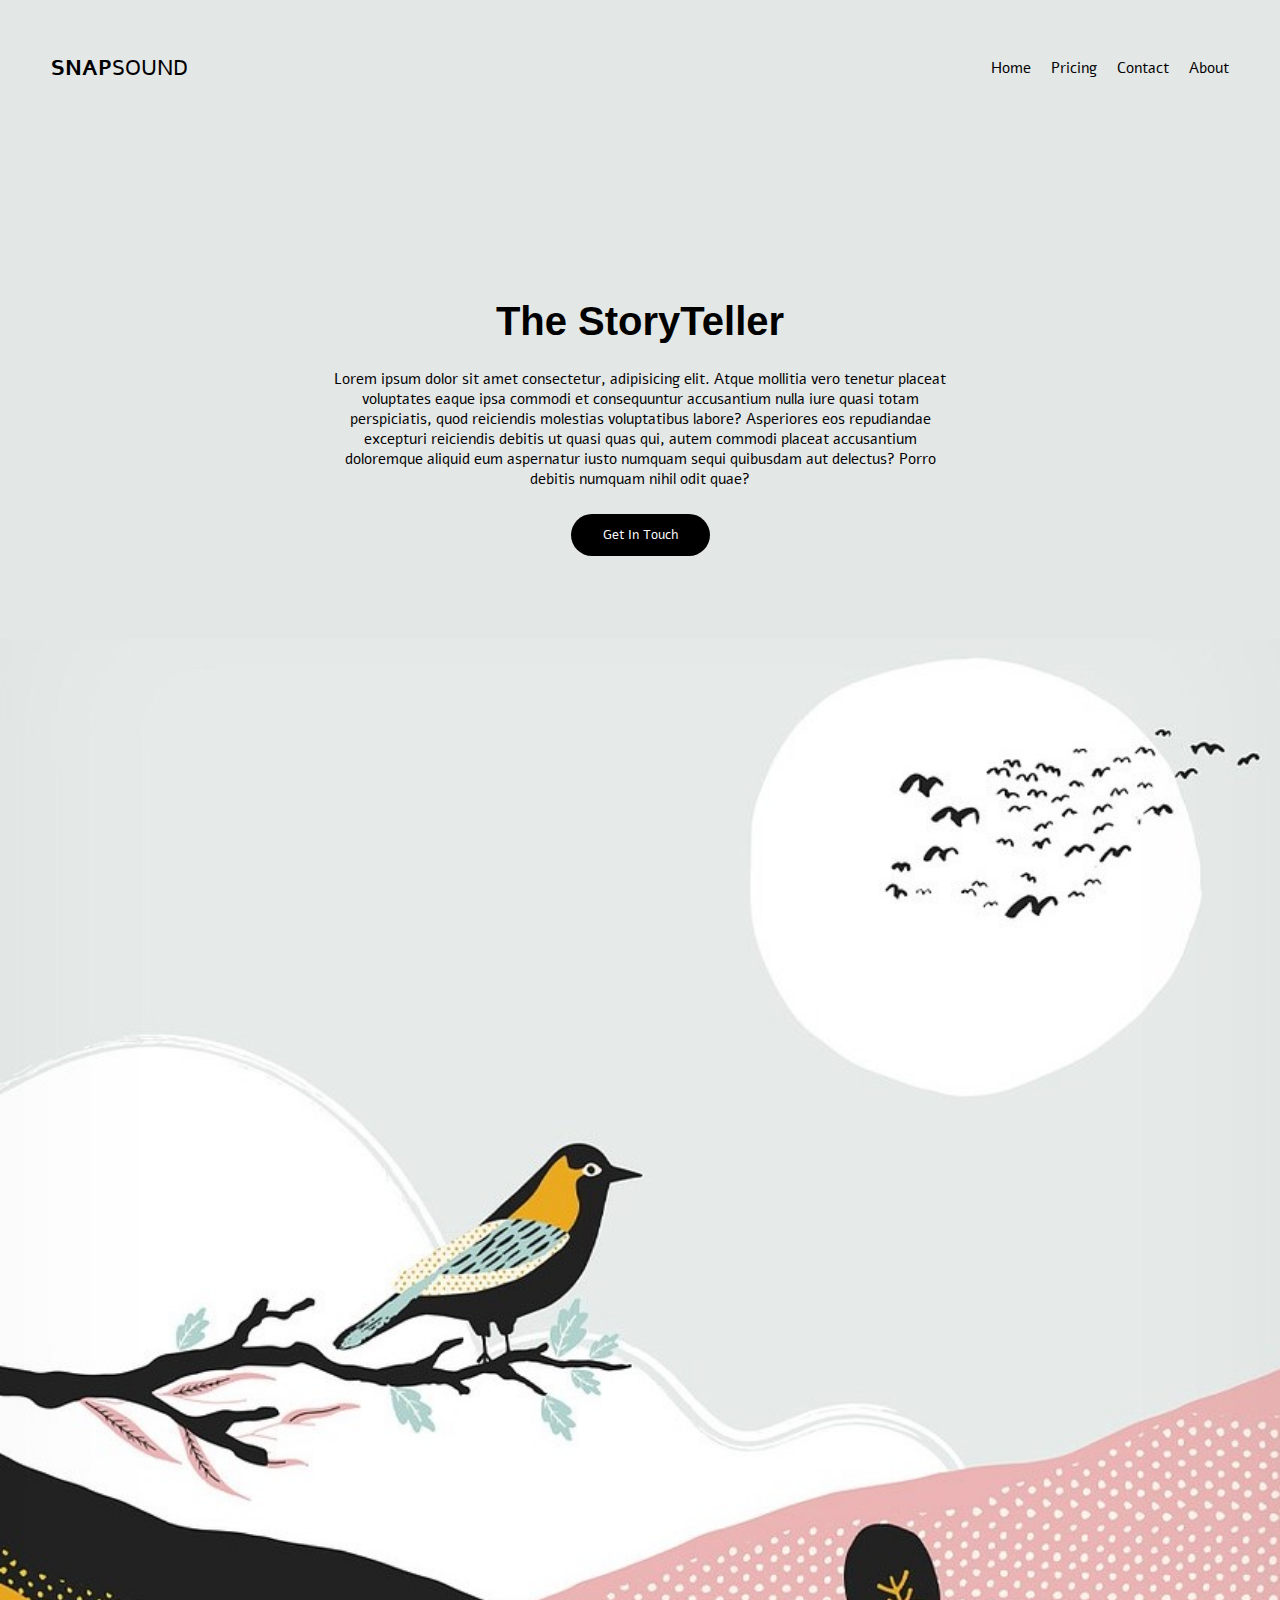
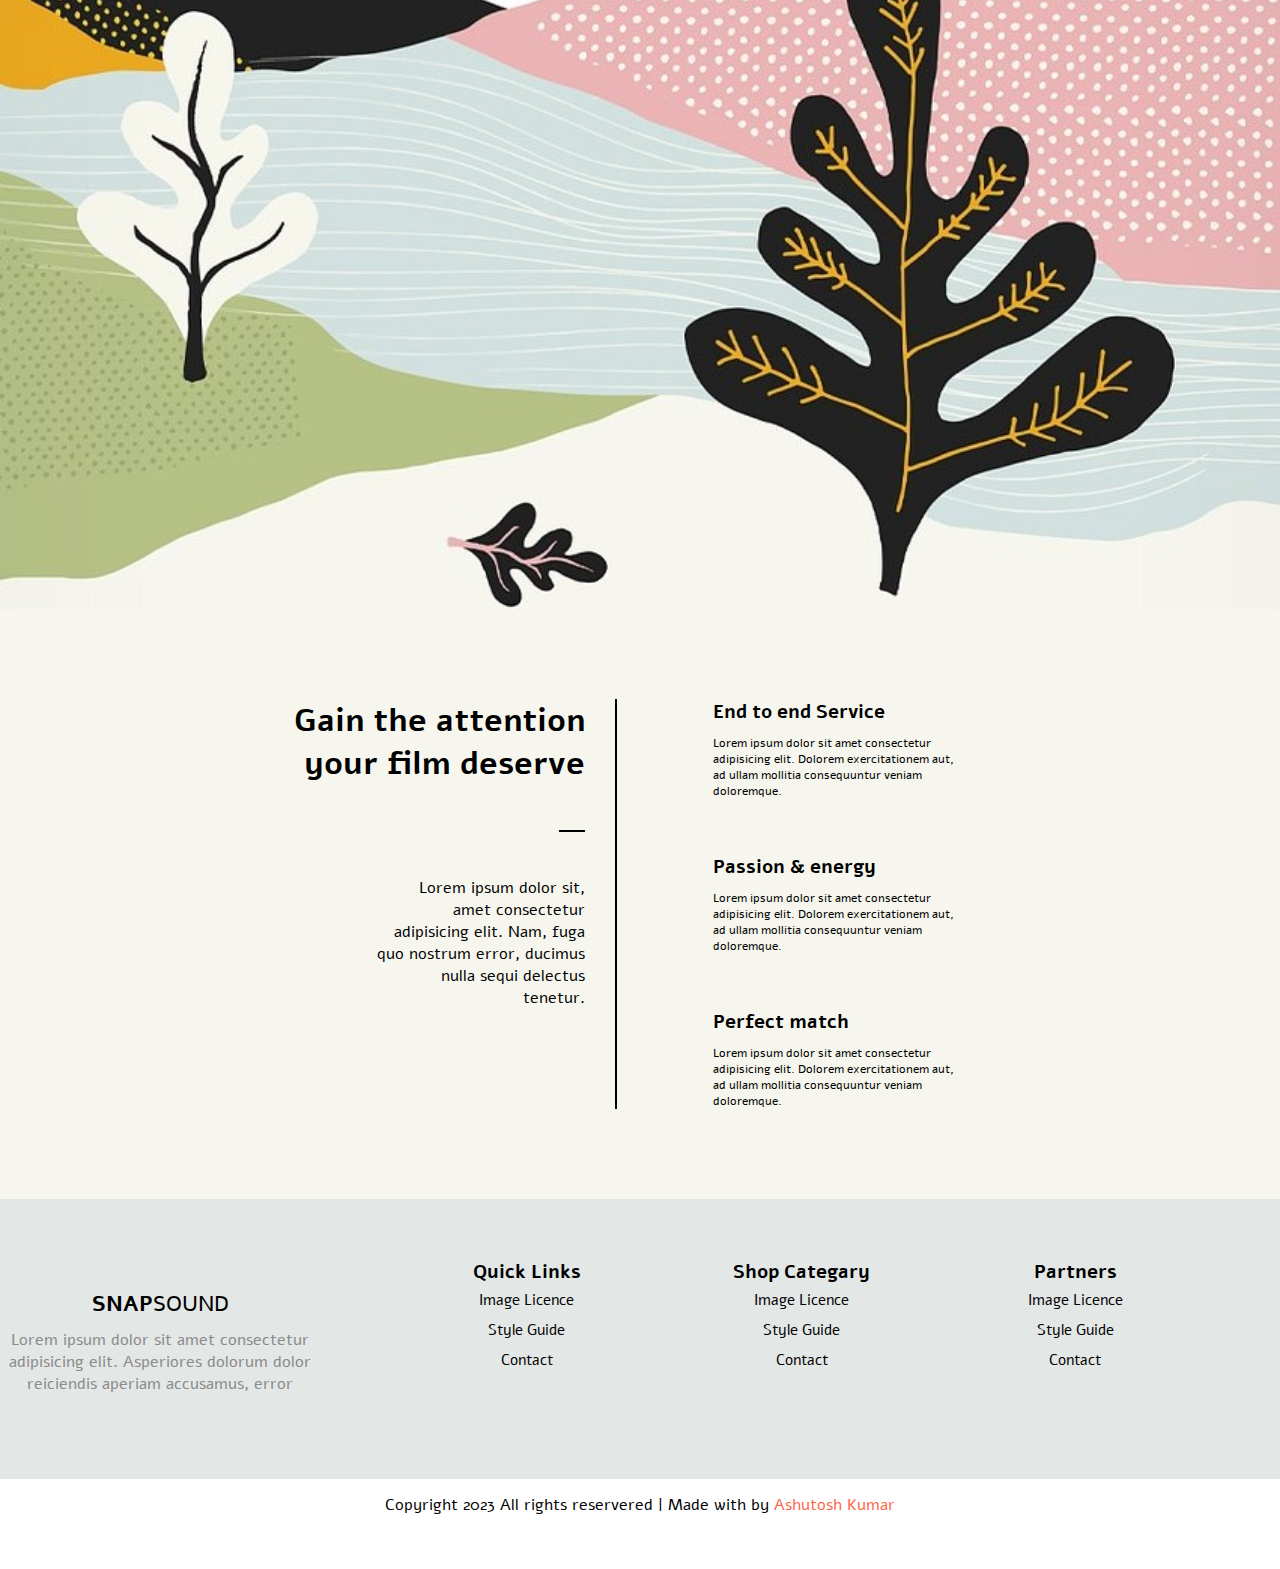
<file: landing-page/index.html>
<!DOCTYPE html>
<html lang="en">
<head>
    <meta charset="UTF-8">
    <meta name="viewport" content="width=device-width, initial-scale=1.0">
    <title>Document</title>
    <link rel="stylesheet" href="style.css">
    <link rel="preconnect" href="https://fonts.googleapis.com">
    <link rel="preconnect" href="https://fonts.gstatic.com" crossorigin>
    <link href="https://fonts.googleapis.com/css2?family=Alef:wght@400;700&display=swap" rel="stylesheet">
    <link rel="stylesheet" href="https://cdnjs.cloudflare.com/ajax/libs/font-awesome/6.4.2/css/all.min.css" integrity="sha512-z3gLpd7yknf1YoNbCzqRKc4qyor8gaKU1qmn+CShxbuBusANI9QpRohGBreCFkKxLhei6S9CQXFEbbKuqLg0DA==" crossorigin="anonymous" referrerpolicy="no-referrer" />
</head>
<body>
    <div id="main">
        <div id="nav">
        <h3><span>Snap</span>Sound</h3>
        <div id="links">
            <a href="">Home</a>
            <a href="">Pricing</a>
            <a href="">Contact</a>
            <a href="">About</a>
        </div>
        </div>
        <div id="heading">
            <h1>The StoryTeller</h1>
            <p>Lorem ipsum dolor sit amet consectetur, adipisicing elit. Atque mollitia vero tenetur placeat voluptates eaque ipsa commodi et consequuntur accusantium nulla iure quasi totam perspiciatis, quod reiciendis molestias voluptatibus labore?
            Asperiores eos repudiandae excepturi reiciendis debitis ut quasi quas qui, autem commodi placeat accusantium doloremque aliquid eum aspernatur iusto numquam sequi quibusdam aut delectus? Porro debitis numquam nihil odit quae?</p>
            <button>Get In Touch</button>
        </div>
        <div id="illus">
            <img src="./background.jpg" alt="">
        </div>
        <div id="details">
            <div id="dleft">
                <h1>Gain the attention <br>your film deserve</h1>
                <div id="smline"></div>
                <p>Lorem ipsum dolor sit, amet consectetur adipisicing elit. Nam, fuga quo nostrum error, ducimus nulla sequi delectus tenetur.</p>
            </div>
            <div id="dright">
                <div class="feat" style="margin-top: 0px;">
                    <i class="fa-solid fa-calendar-week" style="color: #000000;"></i>
                    <div class="fdets">
                        <h3>End to end Service</h3>
                        <p>Lorem ipsum dolor sit amet consectetur adipisicing elit. Dolorem exercitationem aut, ad ullam mollitia consequuntur veniam doloremque.</p>
                    </div>
                </div>
                <div class="feat">
                    <i class="fa-solid fa-heart" style="color: #000000;"></i>
                    <div class="fdets">
                        <h3>Passion & energy</h3>
                        <p>Lorem ipsum dolor sit amet consectetur adipisicing elit. Dolorem exercitationem aut, ad ullam mollitia consequuntur veniam doloremque.</p>
                    </div>
                </div>
                <div class="feat">
                    <i class="fa-solid fa-puzzle-piece" style="color: #000000;"></i>
                    <div class="fdets">
                        <h3>Perfect match</h3>
                        <p>Lorem ipsum dolor sit amet consectetur adipisicing elit. Dolorem exercitationem aut, ad ullam mollitia consequuntur veniam doloremque.</p>
                    </div>
                </div>    
            </div>
        </div>
        <div class="shop-details" id="contact">
            <div class="shop">
                <h3><span>Snap</span>Sound</h3>
                <p>Lorem ipsum dolor sit amet consectetur adipisicing elit. Asperiores dolorum dolor reiciendis aperiam accusamus, error</p>
                <div class="socialMedia">
                    <i class="fa-brands fa-facebook"></i>
                    <i class="fa-brands fa-x-twitter"></i>
                    <i class="fa-brands fa-pinterest"></i>
                </div>
            </div>
            <div class="priv-container">
                <div class="privacy">
                    <h5>Quick Links</h5>
                    <p>Image Licence</p>
                    <p>Style Guide</p>
                    <p>Contact</p>
                </div>
                <div class="policy">
                    <h5>Shop Categary</h5>
                    <p>Image Licence</p>
                    <p>Style Guide</p>
                    <p>Contact</p>
                </div>
                <div class="licence">
                    <h5>Partners</h5>
                    <p>Image Licence</p>
                    <p>Style Guide</p>
                    <p>Contact</p>
                </div>
            </div>
        </div>
    </div>
    <div class="copyright">
        <p>Copyright <i class="fa-regular fa-copyright"></i> 2023 All rights reservered | Made with <i class="fa-solid fa-heart" style="color: #ff0000;"></i> by <a href="https://github.com/Ashutoshanand1207">Ashutosh Kumar</a></p>
    </div>
</body>
</html>
</file>
<file: landing-page/style.css>
*{
    margin: 0;
    padding: 0;
    font-family: 'Alef', sans-serif;
    box-sizing: border-box;
}

html,body{
    width: 100%;
    height: 100%;
    background-repeat: no-repeat;
    background-size: cover;
}

#main{
    width: 100%;
    display: flex;
    flex-direction: column;
    background-color: #F2F2EA;
}

#nav{
    display: flex;
    justify-content: space-between;
    align-items: center;
    padding: 0 4vw;
    width: 100%;
    height: 15vh;
    background-color: #E3E7E6;
}

#nav #links{
    display: flex;
    gap: 20px;
}

#links a{
    text-decoration: none;
    font-size: 15px;
    font-weight: 400;
    color: black;
}

#nav h3{
    text-transform: uppercase;
    font-weight: 400;
    font-size: 22px;
}

#nav h3 span{
    font-weight: 700;
}

#heading{
    width: 100%;
    height: 65vh;
    display: flex;
    align-items: center;
    justify-content: center;
    flex-direction: column;
    margin-bottom: -9vh;
    background-color: #E3E7E6;
}

#heading h1{
    font-family:'Lucida Sans', 'Lucida Sans Regular', 'Lucida Grande', 'Lucida Sans Unicode', Geneva, Verdana, sans-serif;
    font-size: 40px;
}

#heading p{
    font-size: 15px;
    width: 50%;
    text-align: center;
    margin: 20px 20px;
    padding: 5px;
}

#heading button{
    padding: 12px 32px;
    background-color: black;
    color: #fff;
    border-radius: 100px;
    border: none;
}

#illus {
    width: 100%;
}

#illus img{
    width: 100%;
}

#details{
    display: flex;
    padding: 10vh 5vw;
    width: 100%;
    background-color: #F6F6EE;
    margin-top: -30vh;
    justify-content: space-between;
}

#details #dleft{
    display: flex;
    flex-direction: column;
    align-items: flex-end;
    text-align: right;
    padding-right: 30px;
    width: 48%;
    border-right: 2px solid #000;
}

#smline{
    width: 5%;
    height: 2px;
    background-color: #000;
    margin-top: 5vh;
    margin-bottom: 5vh;
}

#details #dleft p{
    width: 40%;
    font-size: 16px;
}

#details #dright{   
    width: 48%;
}

#dright .feat{
    display: flex;
    gap: 20px;
    margin-top: 55px;
}

#dright .feat i{
    font-size: 30px;
    margin: 15px;
}

.fdets p{
    margin-top: 10px;
    font-size: 12px;
    width: 50%;
}

.shop-details{
    height: 280px;
    width: 100%;
    background-color: #E3E7E6;
    text-align: center;
    display: flex;
}

.shop{
    width: 25%;
    height: 280px;
    display: flex;
    flex-direction: column;
    margin-top: 10vh;
}

.shop h3{
    text-transform: uppercase;
    font-weight: 400;
    font-size: 22px;
    margin-bottom: 10px;
}

.shop h3 span{
    font-weight: 700;
}

.shop p{
    color: gray;
    opacity: 0.9;
}

.shop i{
    font-size: 30px;
    color: white;
}

.socialMedia{
    margin: 30px;
}

.priv-container{
    display: flex;
    width: 75%;
    justify-content: space-evenly;
    margin-top: 60px;
}

h5{
    font-size: larger;
    color: #000;
}

.priv-container p{
    padding: 5px;
    font-size: 15px;
    font-weight: 500;
}

.priv-container p:hover{
    cursor: pointer;
    color: orange;
}

.copyright{
    text-align: center;
    height: 20px;
    padding: 15px;
}

.copyright a{
    text-decoration: none;
    color: tomato;
}

.copyright a:hover{
    color: red;
}
</file>
